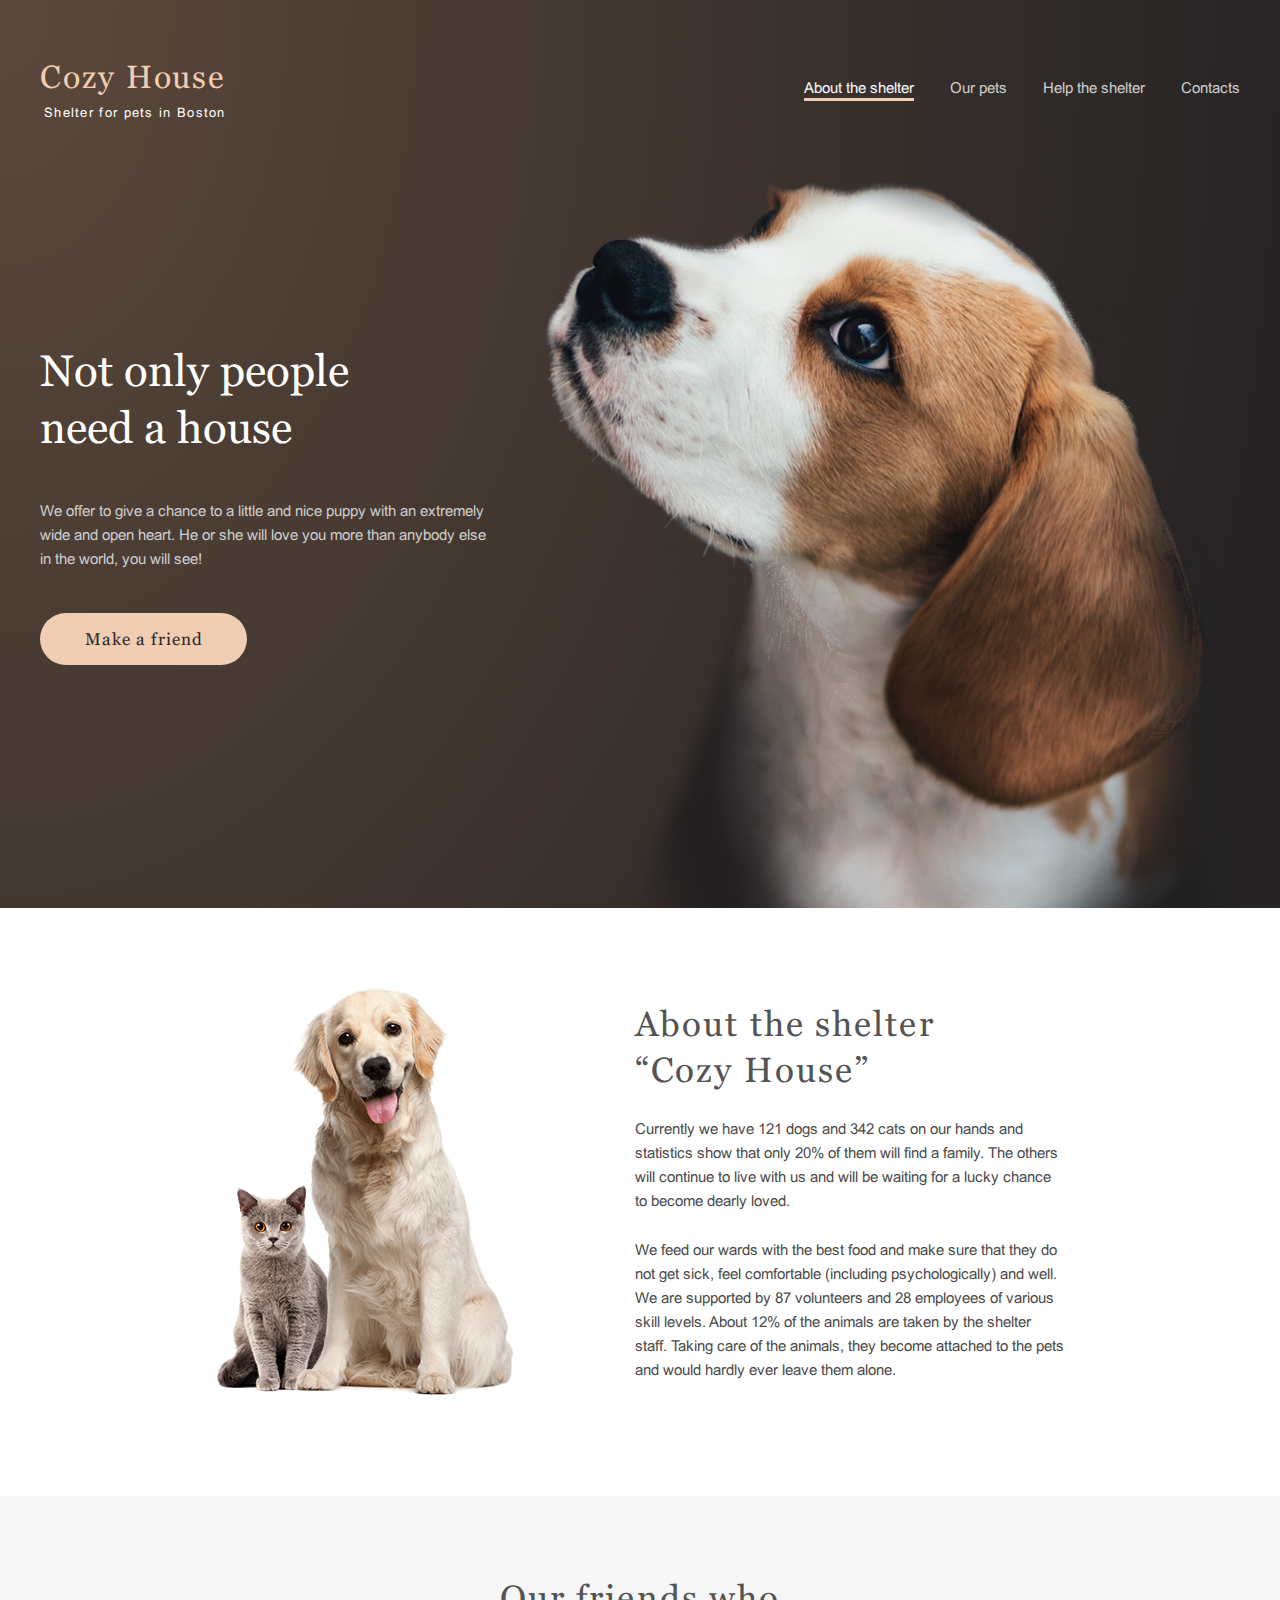
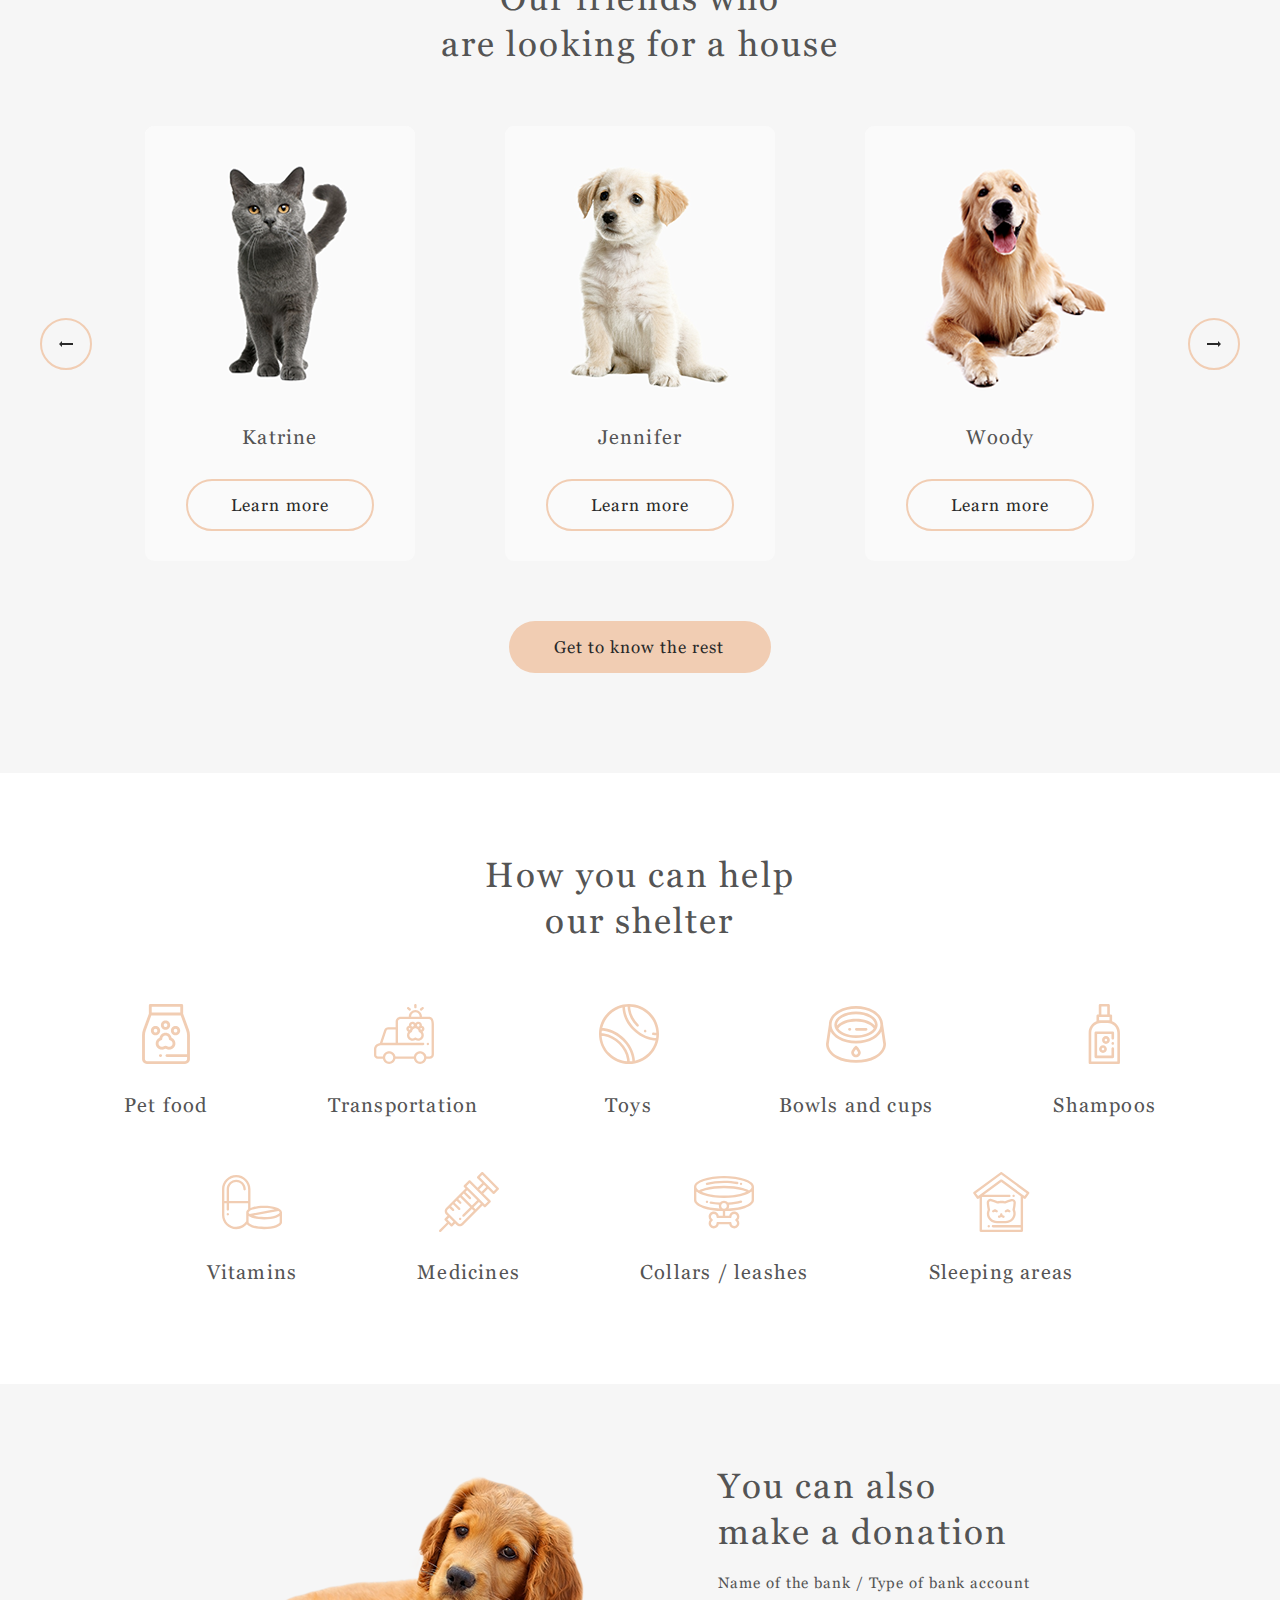
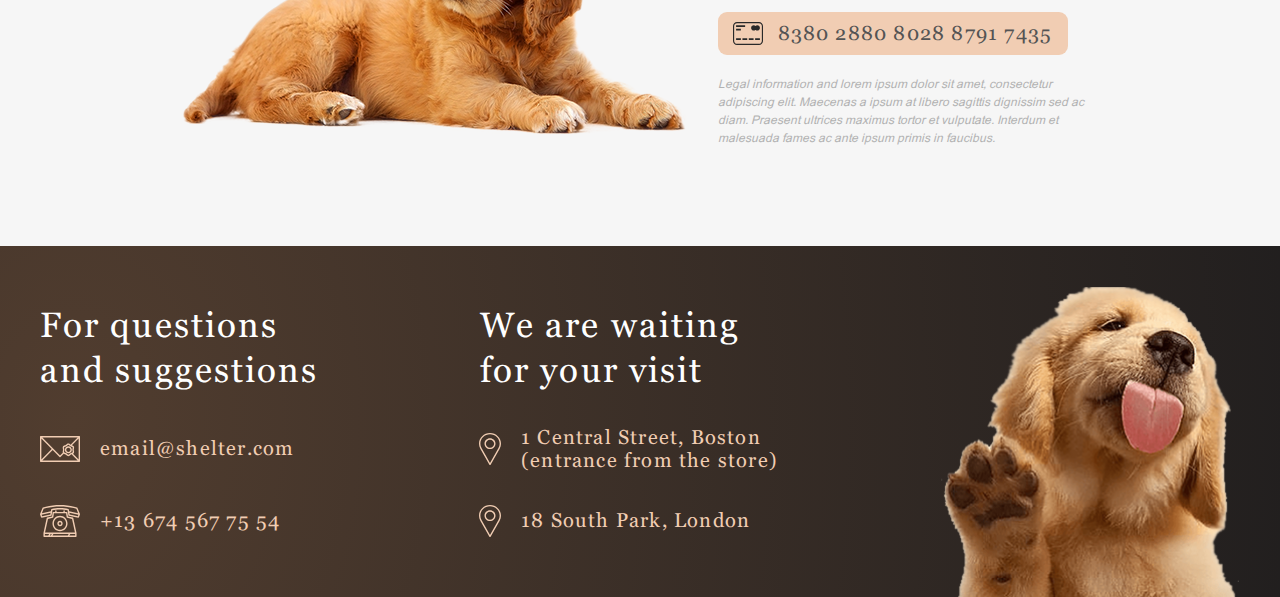
<file: pages/main/index.html>
<!DOCTYPE html>
<html lang="en">
<head>
    <meta charset="UTF-8">
    <meta http-equiv="X-UA-Compatible" content="IE=edge">
    <meta name="viewport" content="width=device-width, initial-scale=1.0">
    <title>Shelter</title>
    <link rel="stylesheet" href="./normalize.css">
    <link rel="stylesheet" href="./style.css">
    <link rel = "icon" href = "https://i.guim.co.uk/img/media/03734ee186eba543fb3d0e35db2a90a14a5d79e3/0_173_5200_3120/master/5200.jpg?width=1200&height=900&quality=85&auto=format&fit=crop&s=9c30ed97ea8731f3e2a155467201afe3" type = "image/x-icon">
</head>
<body>
    <div class="fone"></div>
    <header class="header">
            <div class="header-container">
                <div class="header-left">
                    <h1 class="logo">Cozy House</h1>
                    <span class="logo__subtitle">Shelter for pets in Boston</span>
                </div>
                <div class="header-right">
                    <nav class="nav">
                        <ul class="menu">
                            <li class="menu__logo">
                                <h1 class="logo">Cozy House</h1>
                                <span class="logo__subtitle">Shelter for pets in Boston</span>
                            </li>
                            <li class="menu__item">
                                <a href="#" class="menu__item-link menu__item-link_active">About the shelter</a>
                            </li>
                            <li class="menu__item">
                                <a href="../pets/index.html" class="menu__item-link">Our pets</a>
                            </li>
                            <li class="menu__item">
                                <a href="#help" class="menu__item-link">Help the shelter</a>
                            </li>
                            <li class="menu__item">
                                <a href="#contacts" class="menu__item-link">Contacts</a>
                            </li>
                        </ul>
                    </nav>
                </div>
                <div class="burger-menu">
                    <span class="burger__line"></span>
                    <span class="burger__line"></span>
                    <span class="burger__line"></span>
                </div>
            </div>
    </header>
    <main class="main">
        <section class="not-only">
            <div class="container">
                <div class="not-only-container">
                    <div class="not-only__content">
                        <h2 class="not-only__title">Not only people need a house</h2>
                        <p class="not-only__text">We offer to give a chance to a little and nice puppy with an extremely wide and open heart. He or she will love you more than anybody else in the world, you will see!</p>
                        <a href="#our-friends" class="btn not-only__btn">Make a friend</a>
                    </div>
                    <div class="not-only__img">
                        <img src="../../assets/images/start-screen-puppy.png" alt="puppy" class="not-only__pic">
                    </div>
                </div>
            </div>
        </section>
        <section class="about">
            <div class="container">
                <div class="about-container">
                    <div class="about-img">
                        <img src="../../assets/images/about-pets.png" alt="pets" class="about__pic">
                    </div>
                    <div class="about__content">
                        <h2 class="about__title section-title">About the shelter “Cozy House”</h2>
                        <p class="about__text">Currently we have 121 dogs and 342 cats on our hands and statistics show that only 20% of them will find a family. The others will continue to live with us and will be waiting for a lucky chance to become dearly loved.</p>
                        <p class="about__text">We feed our wards with the best food and make sure that they do not get sick, feel comfortable (including psychologically) and well. We are supported by 87 volunteers and 28 employees of various skill levels. About 12% of the animals are taken by the shelter staff. Taking care of the animals, they become attached to the pets and would hardly ever leave them alone.</p>
                    </div>
                </div>
            </div>
        </section>
        <section class="our-friends" id="our-friends">
            <div class="container">
                <h2 class="section-title our-friends__title">Our friends who <br> are looking for a house</h2>
                <div class="our-friends__container">
                    <div class="our-friends__slider">
                        <div class="slider__slide" id="item-left">
                            <div class="our-friends__item" data-index="3">
                                <img src="../../assets/images/pets-scarlet.png" alt="dog" class="our-friends__img">
                                <h3 class="our-friends__name">Scarlett</h3>
                                <a href="#" class="our-firnds__more">Learn more</a>
                            </div>
                            <div class="our-friends__item" data-index="5">
                                <img src="../../assets/images/pets-timmy.png" alt="cat" class="our-friends__img">
                                <h3 class="our-friends__name">Timmy</h3>
                                <a href="#" class="our-firnds__more">Learn more</a>
                            </div>
                            <div class="our-friends__item" data-index="6">
                                <img src="../../assets/images/pets-freddie.png" alt="cat" class="our-friends__img">
                                <h3 class="our-friends__name">Freddie</h3>
                                <a href="#" class="our-firnds__more">Learn more</a>
                            </div>
                        </div>
                        <div class="slider__slide" id="item-active">
                            <div class="our-friends__item">
                                <img src="../../assets/images/pets-katrine.png" alt="cat" class="our-friends__img">
                                <h3 class="our-friends__name">Katrine</h3>
                                <a href="#" class="our-firnds__more">Learn more</a>
                            </div>
                            <div class="our-friends__item">
                                <img src="../../assets/images/pets-jennifer.png" alt="dog" class="our-friends__img">
                                <h3 class="our-friends__name">Jennifer</h3>
                                <a href="#" class="our-firnds__more">Learn more</a>
                            </div>
                            <div class="our-friends__item">
                                <img src="../../assets/images/pets-woody.png" alt="dog" class="our-friends__img">
                                <h3 class="our-friends__name">Woody</h3>
                                <a href="#" class="our-firnds__more">Learn more</a>
                            </div>
                        </div>
                        <div class="slider__slide" id="item-right">
                            <div class="our-friends__item" data-index="1">
                                <img src="../../assets/images/pets-sophia.png" alt="dog" class="our-friends__img">
                                <h3 class="our-friends__name">Sophia</h3>
                                <a href="#" class="our-firnds__more">Learn more</a>
                            </div>
                            <div class="our-friends__item" data-index="7">
                                <img src="../../assets/images/pets-charly.png" alt="cat" class="our-friends__img">
                                <h3 class="our-friends__name">Charly</h3>
                                <a href="#" class="our-firnds__more">Learn more</a>
                            </div>
                            <div class="our-friends__item" data-index="3">
                                <img src="../../assets/images/pets-scarlet.png" alt="dog" class="our-friends__img">
                                <h3 class="our-friends__name">Scarlett</h3>
                                <a href="#" class="our-firnds__more">Learn more</a>
                            </div>
                        </div>
                    </div>
                </div>
                
                <button class="slider__btn prev">
                    <img src="../../assets/icons/Arrow.svg" alt="arrow">
                </button>
                <button class="slider__btn next">
                    <img src="../../assets/icons/Arrow.svg" alt="arrow">
                </button>
                <a href="../pets/index.html" class="our-friends__get btn">Get to know the rest</a>
            </div>
        </section>
        <section class="help" id="help">
            <div class="container">
                <h2 class="section-title help__title">How you can help <br> our shelter</h2>
                <div class="help-container">
                    <div class="help-item">
                        <img src="../../assets/icons/icon-pet-food.svg" alt="Pet food" class="help__img">
                        <h4 class="help-item__title">Pet food</h4>
                    </div>
                    <div class="help-item">
                        <img src="../../assets/icons/icon-transportation.svg" alt="Transportation" class="help__img">
                        <h4 class="help-item__title">Transportation</h4>
                    </div>
                    <div class="help-item">
                        <img src="../../assets/icons/icon-toys.svg" alt="Toys" class="help__img">
                        <h4 class="help-item__title">Toys</h4>
                    </div>
                    <div class="help-item">
                        <img src="../../assets/icons/icon-bowls-and-cups.svg" alt="Bowls and cups" class="help__img">
                        <h4 class="help-item__title">Bowls and cups</h4>
                    </div>
                    <div class="help-item">
                        <img src="../../assets/icons/icon-shampoos.svg" alt="Shampoos" class="help__img">
                        <h4 class="help-item__title">Shampoos</h4>
                    </div>
                    <div class="help-item">
                        <img src="../../assets/icons/icon-vitamins.svg" alt="Vitamins" class="help__img">
                        <h4 class="help-item__title">Vitamins</h4>
                    </div>
                    <div class="help-item">
                        <img src="../../assets/icons/icon-medicines.svg" alt="Medicines" class="help__img">
                        <h4 class="help-item__title">Medicines</h4>
                    </div>
                    <div class="help-item">
                        <img src="../../assets/icons/icon-collars-leashes.svg" alt="Collars / leashes" class="help__img">
                        <h4 class="help-item__title">Collars / leashes</h4>
                    </div>
                    <div class="help-item">
                        <img src="../../assets/icons/icon-sleeping-area.svg" alt="Sleeping areas" class="help__img">
                        <h4 class="help-item__title">Sleeping areas</h4>
                    </div>
                </div>
            </div>
        </section>
        <section class="addition">
            <div class="container">
                <div class="addition-container">
                    <img src="../../assets/images/donation-dog.png" alt="dog" class="addition__img">
                    <div class="addition-content">
                        <h2 class="section-title addition__title">You can also make a donation</h2>
                        <p class="card__text">Name of the bank / Type of bank account</p>
                        <a href="#1" class="card__info">
                            <img src="../../assets/icons/credit-card.svg" alt="card" class="card__img">
                            <div class="card__number">8380 2880 8028 8791 7435</div>
                        </a>
                        <p class="addition__more">Legal information and lorem ipsum dolor sit amet, consectetur adipiscing elit. Maecenas a ipsum at libero sagittis dignissim sed ac diam. Praesent ultrices maximus tortor et vulputate. Interdum et malesuada fames ac ante ipsum primis in faucibus.</p>
                    </div>
                </div>
            </div>
        </section>

        <div class="modal">
            <div class="modal-container">
                <div class="modal__img">
                    <img src="../../assets/images/pets-jennifer.png" alt="Jennifer" class="modal__pic">
                </div>
                <div class="modal-content">
                    <h3 class="modal__title">Jennifer</h3>
                    <h4 class="modal__subtitle"><span class="animal__type">Dog</span> - <span class="animal__breed">Labrador</span></h4>
                    <p class="modal__text">Jennifer is a sweet 2 months old Labrador that is patiently waiting to find a new forever home. This girl really enjoys being able to go outside to run and play, but won't hesitate to play up a storm in the house if she has all of her favorite toys.</p>
                    <ul class="modal-list">
                        <li class="modal__item">
                            Age: <span class="modal__age">2 months</span>
                        </li>
                        <li class="modal__item">
                            Inoculations: <span class="modal__inoculations">none</span>
                        </li>
                        <li class="modal__item">
                            Diseases: <span class="modal__diseases">none</span>
                        </li>
                        <li class="modal__item">
                            Parasites: <span class="modal__parasites">none</span>
                        </li>
                    </ul>
                </div>
                <button class="modal__close">
                    <img src="../../assets/icons/close-btn.svg" alt="close">
                </button>
            </div>
        </div>
    </main>
    <footer class="footer" id="contacts">
        <div class="container">
            <div class="footer-container">
                <div class="footer-item">
                    <h3 class="footer__title">For questions and suggestions</h3>
                    <a href="mailto: email@shelter.com" class="footer-item__inner">
                        <img src="../../assets/icons/icon-email.svg" alt="mail" class="footer-item__img">
                        <p class="footer__text">email@shelter.com</p>
                    </a>
                    <a href="tel: +13 674 567 75 54" class="footer-item__inner">
                        <img src="../../assets/icons/icon-phone.svg" alt="phone" class="footer-item__img">
                        <p class="footer__text">+13 674 567 75 54</p>
                    </a>
                </div>
                <div class="footer-item footer__title_lt">
                    <h3 class="footer__title">We are waiting for your visit</h3>
                    <a target="_blank" href="https://www.google.ru/maps/place/%D0%9C%D1%83%D0%B7%D0%B5%D0%B9+%D0%B8%D0%B7%D1%8F%D1%89%D0%BD%D1%8B%D1%85+%D0%B8%D1%81%D0%BA%D1%83%D1%81%D1%81%D1%82%D0%B2/@42.3417684,-71.0820407,13.5z/data=!4m13!1m7!3m6!1s0x89e3652d0d3d311b:0x787cbf240162e8a0!2z0JHQvtGB0YLQvtC9LCDQnNCw0YHRgdCw0YfRg9GB0LXRgtGBLCDQodCo0JA!3b1!8m2!3d42.3600825!4d-71.0588801!3m4!1s0x89e37a0de7e77a4b:0x2f033fd6c495d564!8m2!3d42.339381!4d-71.094048" class="footer-item__inner">
                        <img src="../../assets/icons/icon-marker.svg" alt="location" class="footer-item__img">
                        <p class="footer__text">1 Central Street, Boston (entrance from the store)</p>
                    </a>
                    <a target="_blank" href="https://www.google.ru/maps/place/%D0%91%D0%BE%D1%81%D1%82%D0%BE%D0%BD,+%D0%9C%D0%B0%D1%81%D1%81%D0%B0%D1%87%D1%83%D1%81%D0%B5%D1%82%D1%81,+%D0%A1%D0%A8%D0%90/@41.8158476,-71.3948514,13.5z/data=!4m5!3m4!1s0x89e3652d0d3d311b:0x787cbf240162e8a0!8m2!3d42.3600825!4d-71.0588801" class="footer-item__inner">    
                        <img src="../../assets/icons/icon-marker.svg" alt="location" class="footer-item__img">
                        <p class="footer__text">18 South Park, London </p>
                    </a>
                </div>
                <img src="../../assets/images/footer-puppy.png" alt="puppy" class="footer__img">
            </div>
        </div>
    </footer>
    <script src="./slider.js"></script>
    <script src="./script.js"></script>
</body>
</html>
</file>
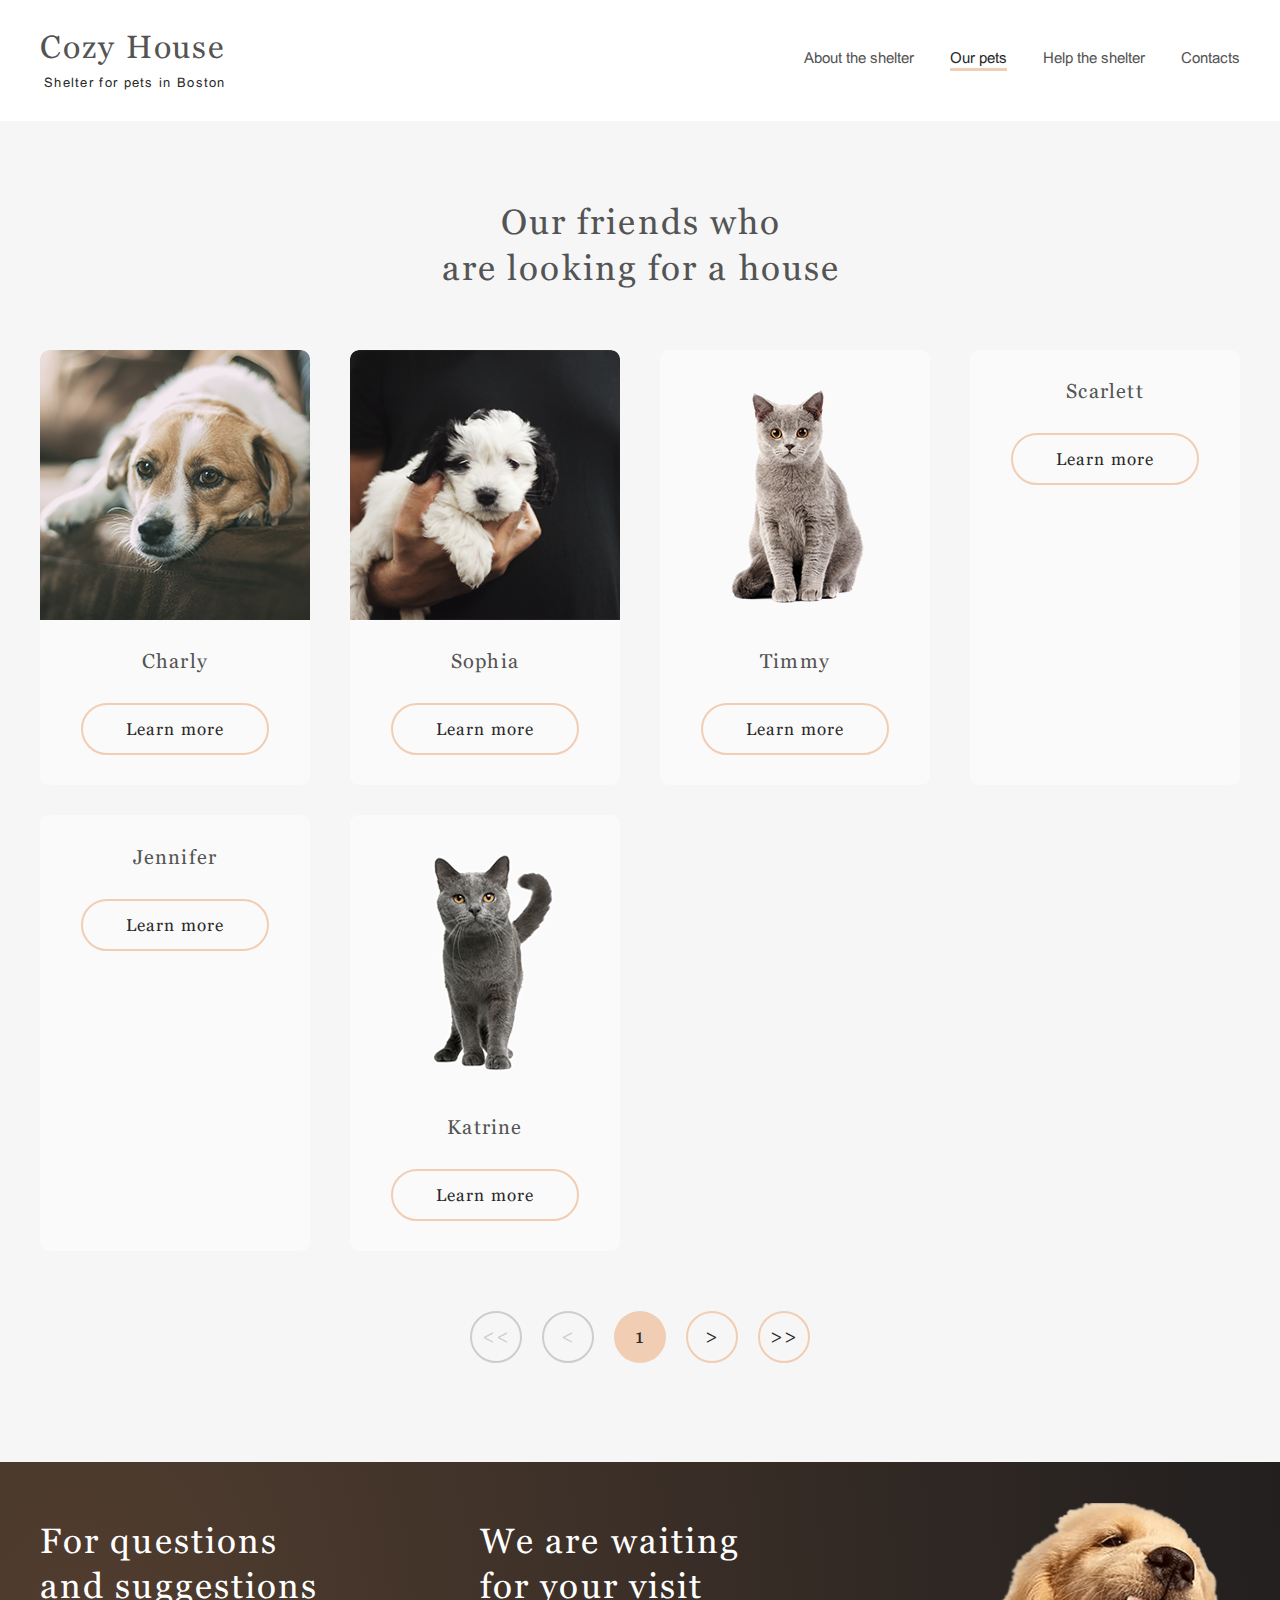
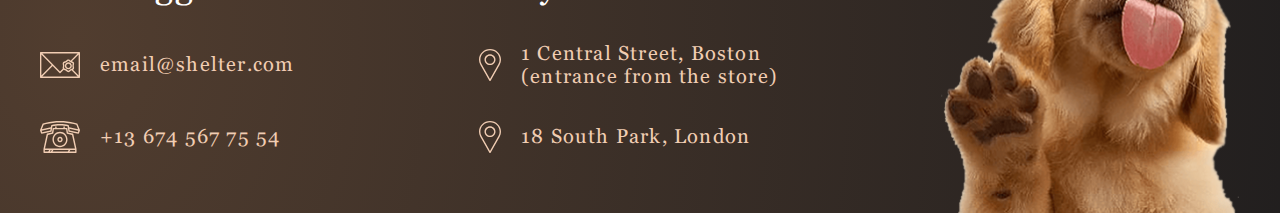
<file: pages/pets/index.html>
<!DOCTYPE html>
<html lang="en">
<head>
    <meta charset="UTF-8">
    <meta http-equiv="X-UA-Compatible" content="IE=edge">
    <meta name="viewport" content="width=device-width, initial-scale=1.0">
    <title>Our Pets</title>
    <link rel="stylesheet" href="./normalize.css">
    <link rel="stylesheet" href="./style.css">
    <link rel = "icon" href = "https://i.guim.co.uk/img/media/03734ee186eba543fb3d0e35db2a90a14a5d79e3/0_173_5200_3120/master/5200.jpg?width=1200&height=900&quality=85&auto=format&fit=crop&s=9c30ed97ea8731f3e2a155467201afe3" type = "image/x-icon">
</head>
<body>
    <div class="fone"></div>
    <header class="header ">
        <div class="container">
            <div class="header-container">
                <div class="header-left">
                    <a href="../main/index.html" class="logo__link">
                        <h1 class="logo">Cozy House</h1>
                        <span class="logo__subtitle">Shelter for pets in Boston</span>
                    </a>
                </div>
                <div class="header-right">
                    <nav class="nav">
                        <ul class="menu">
                            <li class="menu__logo">
                                <a href="../main/index.html" class="logo__link">
                                    <h1 class="logo">Cozy House</h1>
                                    <span class="logo__subtitle">Shelter for pets in Boston</span>
                                </a>
                            </li>
                            <li class="menu__item">
                                <a href="../main/index.html" class="menu__item-link">About the shelter</a>
                            </li>
                            <li class="menu__item">
                                <a href="#" class="menu__item-link menu__item-link_active">Our pets</a>
                            </li>
                            <li class="menu__item">
                                <a href="../main/index.html#help" class="menu__item-link">Help the shelter</a>
                            </li>
                            <li class="menu__item">
                                <a href="#contacts" class="menu__item-link">Contacts</a>
                            </li>
                        </ul>
                    </nav>
                </div>
                <div class="burger-menu">
                    <span class="burger__line"></span>
                    <span class="burger__line"></span>
                    <span class="burger__line"></span>
                </div>
            </div>
        </div>
    </header>
    <main class="main">
        <section class="our-friends">
            <div class="container">
                <h2 class="our-friends__title">Our friends who <br> are looking for a house</h2>
                <div class="our-friends__container">
                    
                </div>
                <div class="page-pagination">
                    <button class="pag__btn btn_disabled" id="btn-first">&lt&lt</button>
                    <button class="pag__btn btn_disabled" id="btn-prev">&lt</button>
                    <button class="pag__btn btn_active" id="btn-active">1</button>
                    <button class="pag__btn btn_abled" id="btn-next">&gt</button>
                    <button class="pag__btn btn_abled" id="btn-last">&gt&gt</button>
                </div>
            </div>
        </section>
        <!-- <div class="modal">
            <div class="modal-container">
                <div class="modal__img">
                    <img src="../../assets/images/pets-jennifer.png" alt="Jennifer" class="modal__pic">
                </div>
                <div class="modal-content">
                    <h3 class="modal__title">Jennifer</h3>
                    <h4 class="modal__subtitle"><span class="animal__type">Dog</span> - <span class="animal__breed">Labrador</span></h4>
                    <p class="modal__text">Jennifer is a sweet 2 months old Labrador that is patiently waiting to find a new forever home. This girl really enjoys being able to go outside to run and play, but won't hesitate to play up a storm in the house if she has all of her favorite toys.</p>
                    <ul class="modal-list">
                        <li class="modal__item">
                            Age: <span class="modal__age">2 months</span>
                        </li>
                        <li class="modal__item">
                            Inoculations: <span class="modal__inoculations">none</span>
                        </li>
                        <li class="modal__item">
                            Diseases: <span class="modal__diseases">none</span>
                        </li>
                        <li class="modal__item">
                            Parasites: <span class="modal__parasites">none</span>
                        </li>
                    </ul>
                </div>
                <button class="modal__close">
                    <img src="../../assets/icons/close-btn.svg" alt="close">
                </button>
            </div>
        </div> -->
    </main>
    <footer class="footer" id="contacts">
        <div class="container">
            <div class="footer-container">
                <div class="footer-item">
                    <h3 class="footer__title">For questions and suggestions</h3>
                    <a href="mailto: email@shelter.com" class="footer-item__inner">
                        <img src="../../assets/icons/icon-email.svg" alt="mail" class="footer-item__img">
                        <p class="footer__text">email@shelter.com</p>
                    </a>
                    <a href="tel: +13 674 567 75 54" class="footer-item__inner">
                        <img src="../../assets/icons/icon-phone.svg" alt="phone" class="footer-item__img">
                        <p class="footer__text">+13 674 567 75 54</p>
                    </a>
                </div>
                <div class="footer-item footer__title_lt">
                    <h3 class="footer__title">We are waiting for your visit</h3>
                    <a target="_blank" href="https://www.google.ru/maps/place/%D0%9C%D1%83%D0%B7%D0%B5%D0%B9+%D0%B8%D0%B7%D1%8F%D1%89%D0%BD%D1%8B%D1%85+%D0%B8%D1%81%D0%BA%D1%83%D1%81%D1%81%D1%82%D0%B2/@42.3417684,-71.0820407,13.5z/data=!4m13!1m7!3m6!1s0x89e3652d0d3d311b:0x787cbf240162e8a0!2z0JHQvtGB0YLQvtC9LCDQnNCw0YHRgdCw0YfRg9GB0LXRgtGBLCDQodCo0JA!3b1!8m2!3d42.3600825!4d-71.0588801!3m4!1s0x89e37a0de7e77a4b:0x2f033fd6c495d564!8m2!3d42.339381!4d-71.094048" class="footer-item__inner">
                        <img src="../../assets/icons/icon-marker.svg" alt="location" class="footer-item__img">
                        <p class="footer__text">1 Central Street, Boston (entrance from the store)</p>
                    </a>
                    <a target="_blank" href="https://www.google.ru/maps/place/%D0%91%D0%BE%D1%81%D1%82%D0%BE%D0%BD,+%D0%9C%D0%B0%D1%81%D1%81%D0%B0%D1%87%D1%83%D1%81%D0%B5%D1%82%D1%81,+%D0%A1%D0%A8%D0%90/@41.8158476,-71.3948514,13.5z/data=!4m5!3m4!1s0x89e3652d0d3d311b:0x787cbf240162e8a0!8m2!3d42.3600825!4d-71.0588801" class="footer-item__inner">    
                        <img src="../../assets/icons/icon-marker.svg" alt="location" class="footer-item__img">
                        <p class="footer__text">18 South Park, London </p>
                    </a>
                </div>
                <img src="../../assets/images/footer-puppy.png" alt="puppy" class="footer__img">
            </div>
        </div>
    </footer>
    <script src="./pets.js"></script>
    <script src="./pagination.js"></script>
    <script src="./scripts.js"></script>

</body>
</html>
</file>
<file: pages/main/style.css>
/* fonts */

@font-face {
    font-family: 'Arial';
    font-style: normal;
    font-weight: 400;
    src: local(''),
        url('../../assets/fonts/arial.woff') format('woff'); /* Chrome 6+, Firefox 3.6+, IE 9+, Safari 5.1+ */
}

@font-face {
    font-family: 'Georgia';
    font-style: normal;
    font-weight: 400;
    src: local(''),
        url('../../assets/fonts/Georgia\ Regular\ font.woff') format('woff'); /* Chrome 6+, Firefox 3.6+, IE 9+, Safari 5.1+ */
}

@font-face {
    font-family: 'Georgia';
    font-style: normal;
    font-weight: 700;
    src: local(''),
        url('../../assets/fonts/georgia\ bold.woff') format('woff'); /* Chrome 6+, Firefox 3.6+, IE 9+, Safari 5.1+ */
}

@font-face {
    font-family: 'Georgia';
    font-style: italic;
    font-weight: 400;
    src: local(''),
        url('../../assets/fonts/georgia\ italic.woff') format('woff'); /* Chrome 6+, Firefox 3.6+, IE 9+, Safari 5.1+ */
}

/* general styles start */

*, *::before,*::after{
    box-sizing: border-box;
}

html{
    scroll-behavior: smooth;
}

.container, .header-container{
    max-width: 1280px;
    padding: 0 40px;
    margin: 0 auto;
}

body{
    position: relative;
    font-family: 'Georgia';
    font-weight: 400;
}

.body_inactive{
    overflow-y: hidden;
}

.dark-bg{
    position: fixed;
    top: 0;
    left: 0;
    width: 100vw;
    height: 100vh;
    z-index: 2;
    background-color: rgba(0, 0, 0, 0.5);
}

.btn{
    display: inline-block;
    padding: 15px 44px 15px 45px;
    border: none;
    background: #F1CDB3;
    border-radius: 100px;
    font-size: 17px;
    line-height: 130%;
    letter-spacing: 0.06em;
    color: #292929;
    cursor: pointer;
    text-decoration: none;
    transition: 0.3s;
}

.btn:hover{
    background: #FDDCC4;
}

.section-title{
    text-align: center;
    font-weight: 400;
    font-size: 35px;
    line-height: 130%;
    letter-spacing: 0.06em;
    color: #545454;
}

/* general styles end */

/* header styles start */

.header{
    position: absolute;
    width: 100%;
    top: 0;
    left: 0;
    padding: 60px 0;
}

.header-container{
    display: flex;
    justify-content: space-between;
    align-items: center;
}

.logo{
    font-weight: 400;
    font-size: 32px;
    line-height: 110%;
    letter-spacing: 0.06em;
    color: #F1CDB3;
    margin: 0 0 8px 0;
}

.logo__subtitle{
    font-family: 'Arial';
    padding-left: 4px;
    font-size: 13px;
    line-height: 15px;
    letter-spacing: 0.1em;
    color: #FFFFFF;
}

.menu {
    display: flex;
    align-items: center;
    list-style: none;
    padding: 0;
    margin-top: 10px;
}

.menu__logo{
    display: none;
}

.menu__item {
    margin-left: 36px;
}

.menu__item-link {
    text-decoration: none;
    font-family: 'Arial';
    font-size: 15px;
    line-height: 160%;
    color: #CDCDCD;
    transition: 0.3s;
}

.menu__item-link:hover {
    color: #FFFFFF;
}

.menu__item-link_active{
    color: #FAFAFA;
    text-decoration: underline;
    text-underline-offset: 5px;
    text-decoration-color: #F1CDB3;
    text-decoration-thickness: 3px;
}

.burger-menu {
    display: none;
    position: relative;
    z-index: 999;
    cursor: pointer;
    transition: 0.3s;
}

.burger-menu_active{
    transform: rotate(90deg);
}

.burger__line {
    display: block;
    width: 30px;
    height: 2px;
    background-color: #F1CDB3;
    margin-bottom: 8px;
}

.burger__line:last-child{
    margin-right: 0;
}

/* header styles end */

/* not-only styles start */
.not-only {
    padding-top: 180px;
    background: radial-gradient(100% 215.42% at 0% 0%, #5B483A 0%, #262425 100%) , #211F20;;
}   

.not-only-container {
    display: flex;
    justify-content: space-between;
    align-items: center;
}

.not-only__content{
    margin: -80px 0 0 0;
}

.not-only__title {
    font-size: 44px;
    line-height: 130%;
    font-weight: 400;
    color: #FFFFFF;
    max-width: 310px;
    margin: 0 0 42px 0;
}

.not-only__text {
    max-width: 460px;
    font-family: 'Arial';
    font-size: 15px;
    line-height: 160%;
    color: #CDCDCD;
    margin: 0 0 42px 0;
}

.not-only__img{
    max-height: 728px;
}

.not-only__pic{
    width: 100%;
    height: 100%;
}

/* not-only styles end */

/* about styles start */

.about{
    padding: 80px 0 96px;
}

.about-container {
    display: flex;
    align-items: center
}

.about-img{
    width: 50%;
    text-align: center;
}

.about__pic{
    margin-left: 50px;
}

.about__content {
    max-width: 430px;
    margin: -4px 0 0 -5px
}

.about__title {
    max-width: 370px;
    text-align: left;
    margin: 0 0 24px 0;
}

.about__text {
    font-family: 'Arial';
    font-weight: 400;
    font-size: 15px;
    line-height: 160%;
    color: #4C4C4C;
    margin: 0 0 25px 0;
}

.about__text:last-child{
    margin-bottom: 0;
}

/* about styles end */

/* our-friends styles start */

.our-friends{
    padding: 80px 0 100px;
    background: #F6F6F6;
}

.our-friends .container{
    position: relative;
}

.our-friends__title{
    max-width: 400px;
    margin: 0 auto 59px;
}



.our-friends__container {
    width: 990px;
    overflow: hidden;
    margin: 0 auto 60px;
}

.our-friends__slider {
    display: flex;
    position: relative;
    left: -1080px;
}

.our-friends__slider::-webkit-scrollbar{
    display: none;
}

.slider__slide{
    display: flex;
    height: 435px;
}



.our-friends__item {
    width: 270px;
    height: 435px;
    position: relative;
    left: 0;
    background-color: #FAFAFA;
    text-align: center;
    border-radius: 9px;
    overflow: hidden;
    transition: 0.4s;
    margin-right: 90px;
}

.our-friends__item:hover{
    background-color: #FFFFFF;
    box-shadow: 0px 2px 35px 14px rgba(13, 13, 13, 0.04);
    cursor: pointer;
}

.our-friends__item:hover .our-firnds__more{
    background-color: #FDDCC4;
    border: 2px solid #FDDCC4;
}

.our-friends__img {
    display: inline-block;
    width: 100%;
    margin-bottom: 25px;
}
.our-friends__name {
    font-weight: 400;
    font-size: 20px;
    line-height: 23px;
    letter-spacing: 0.06em;
    color: #545454;
    margin: 0 0 30px 0;
}
.our-firnds__more {
    display: inline-block;
    text-decoration: none;
    padding: 13px 43px;
    margin-bottom: 30px;
    border: 2px solid #F1CDB3;
    border-radius: 100px;
    font-weight: 400;
    font-size: 17px;
    line-height: 130%;
    letter-spacing: 0.06em;
    color: #292929;
    transition: 0.3s;
}

.slider__btn {
    position: absolute;
    top: 342px;
    width: 52px;
    height: 52px;
    display: flex;
    justify-content: center;
    align-items: center;
    border-radius: 50%;
    background: #F6F6F6;
    border: 2px solid #F1CDB3;
    cursor: pointer;
    transition: 0.3s;
}
.slider__btn:hover{
    background: #FDDCC4;
    border: 2px solid #FDDCC4;
}
.prev {
    left: 40px;
}
.next{
    right: 40px;
}
.next img{
    transform: rotate(180deg);
}

.our-friends__get {
    display: block;
    width: 262px;
    margin: 0 auto;
}

@keyframes move-right {
    from {left: -1080px;}
    to {left: -2160px;}
  }
  
  .transition-right {
    animation-name: move-right;
    animation-duration: 2s;
  }
  
  @keyframes move-left {
    from {left: -1080px;}
    to {left: 0px;}
  }
  
  .transition-left {
    animation-name: move-left;
    animation-duration: 2s;
  }

/* our-friends styles end */

/* help styles start */

.help{
    padding: 80px 0 45px;
}

.help__title{
    margin: 0 0 60px;
}

.help-container {
    display: flex;
    justify-content: center;
    align-items: center;
    flex-wrap: wrap;
}
.help-item {
    margin-right: 120px;
    text-align: center;
}
.help-item:nth-child(5), .help-item:last-child{
    margin-right: 0;
}
.help__img {
    display: inline-block;
    margin-bottom: 25px;
}
.help-item__title {
    font-weight: 400;
    font-size: 20px;
    line-height: 115%;
    letter-spacing: 0.06em;
    color: #545454;
    margin: 0 0 55px 0;
}

/* help styles end */

/* addition styles start */

.addition{
    padding: 80px 0 99px;
    background: #F6F6F6;
}

.addition-container {
    display: flex;
    align-items: center;
    justify-content: center;
}

.addition-content {
    max-width: 380px;
    margin-left: 30px;
}

.addition__title {
    text-align: left;
    max-width: 300px;
    margin: 0 0 20px;
}
.card__text {
    font-weight: 400;
    font-size: 15px;
    line-height: 110%;
    letter-spacing: 0.06em;
    color: #545454;
    margin: 0 0 20px;
}
.card__info{
    display: flex;
    max-width: 350px;
    padding: 10px 15px;
    background: #F1CDB3;
    border-radius: 9px;
    text-decoration: none;
    font-weight: 400;
    font-size: 20px;
    line-height: 115%;
    letter-spacing: 0.06em;
    color: #545454;
    margin-bottom: 20px;
    transition: 0.3s;
}
.card__info:hover{
    background: #FDDCC4;
}
.card__img {
    margin-right: 15px;
}

.addition__more {
    font-family: 'Arial';
    font-style: italic;
    font-weight: 400;
    font-size: 12px;
    line-height: 18px;
    color: #B2B2B2;
    margin: 0;
}

/* addition styles end */

/* footer styles start */

.footer {
    padding: 41px 0 0;
    background:  radial-gradient(110.67% 538.64% at 5.73% 50%, #513D2F 0%, #1A1A1C 100%) , #211F20;
}

.footer-container {
    display: flex;
    justify-content: space-between;
    flex-wrap: wrap;
}

.footer__title {
    max-width: 280px;
    font-weight: 400;
    font-size: 35px;
    line-height: 130%;
    letter-spacing: 0.06em;
    color: #FFFFFF;
    margin: 16px 0 39px;
}

.footer-item{
    max-width: 300px;
    margin-right: 160px;
}

.footer-item:nth-child(2) .footer-item__inner{
    margin-top: -7px;
    margin-left: -1px;

}

.footer-item__inner{
    display: flex;
    margin: 0 0 40px;
    align-items: center;
    text-decoration: none;
}
.footer__text {
    max-width: 320px;
    font-weight: 400;
    font-size: 20px;
    line-height: 115%;
    letter-spacing: 0.06em;
    color: #F1CDB3;
    margin: 0 0 0 20px;
    transition: 0.3s;
}
.footer__text:hover{
    color: #e7b692;
}

.footer__img{
    display: block;
}

/* footer styles end */

/* modal styles start*/

.modal {
    font-family: 'Georgia';
    position: fixed;
    display: flex;
    justify-content: center;
    align-items: center;
    top: 0;
    left: 0;
    right: 0;
    bottom: 0;
    background: rgba(41, 41, 41, 0.6);
    z-index: 10;
    transform: scale(0);
    transition: 0.25s;
}
.modal-container {
    position: relative;
    max-width: 900px;
    height: 500px;
    background: #FAFAFA;
    border-radius: 9px;
    display: flex;
    box-shadow: 0px 2px 35px 14px rgba(13, 13, 13, 0.04);
}
.modal__img {
    width: 500px;
}
.modal__pic {
    width: 100%;
}
.modal-content {
    padding: 50px 20px 88px 30px;
    width: 400px;
}
.modal__title {
    font-size: 35px;
    line-height: 130%;
    letter-spacing: 0.06em;
    color: #000000;
    font-weight: 400;
    margin: 0 0 8px 0;
}
.modal__subtitle {
    font-weight: 400;
    font-size: 20px;
    line-height: 115%;
    letter-spacing: 0.06em;
    margin: 0 0 38px 0;
}
.modal__text {
    font-weight: 400;
    font-size: 15px;
    line-height: 115%;
    letter-spacing: 0.06em;
    margin: 0 0 40px 0;
}
.modal-list {
    list-style: none;
    padding: 0;
    margin: 0;
}
.modal__item {
    position: relative;
    font-weight: 700;
    font-size: 15px;
    line-height: 110%;
    letter-spacing: 0.06em;
    color: #000000;
    padding-left: 14px;
    margin-bottom: 11px;
}
.modal__item::before{
    content: '';
    position: absolute;
    left: 0;
    top: 7px;
    width: 4px;
    height: 4px;
    border-radius: 50%;
    background: #F1CDB3;
}
.modal__item span{
    font-weight: 400;
    font-size: 15px;
    line-height: 110%;
    letter-spacing: 0.06em;
    color: #000000; 
}
.modal__close {
    position: absolute;
    top: -52px;
    right: -42px;
    width: 52px;
    height: 52px;
    border: 2px solid #F1CDB3;
    border-radius: 100px;
    background-color: transparent;
    cursor: pointer;
    transition: 0.3s;
}

.modal__close:hover{
    border: 2px solid #FDDCC4;
    background-color: #FDDCC4;
}

/* modal styles end*/

@media (max-width: 1279px){
    /* header  */
    .header{
        padding: 30px 0;
    }
    
    .header-container{
        padding: 0 30px;
    }

    /* not-only */

    .not-only{
        padding-top: 150px;
    }

    .not-only .container{
        padding: 0 100px;
    }

    .not-only-container{
        flex-wrap: wrap;
    }

    .not-only__content{
        margin: 0 auto 100px;
    }

    .not-only__btn{
        display: block;
        width: 207px;
        margin: 0 auto;
    }

    .not-only__img{
        position: relative;
        right: -70px;
        max-width: 569px;
        max-height: 593px;
        margin-left: 51px;
    }

    /* about */
    .about{
        padding-bottom: 95px;
    }
    .about-container{
        flex-direction: column-reverse;
    }

    .about__content{
        margin: 0 0 80px 0;
    }

    .about__title{
        margin: 0 0 25px 0;
    }

    .about-img{
        position: relative;
        right: 28px;
    }

    /* our-friends */
    .our-friends{
        padding: 80px 0 100px;
        background: #F6F6F6;
    }
    
    .our-friends .container{
        position: relative;
    }
    
    .our-friends__title{
        max-width: 400px;
        margin: 0 auto 59px;
    }
    
    .our-friends__container {
        width: 580px;
    }
    
    .our-friends__slider {
        left: -930px;
    }
    
    .our-friends__item {
        margin-right: 40px;
    }

    .prev {
        left: 30px;
    }
    .next{
        right: 30px;
    }

    
    @keyframes move-right {
        from {left: -620px;}
        to {left: -1240px;}
      }
      
      .transition-right {
        animation-name: move-right;
        animation-duration: 2s;
      }
      
      @keyframes move-left {
        from {left: -620px;}
        to {left: 0px;}
      }
      
      .transition-left {
        animation-name: move-left;
        animation-duration: 2s;
      }

    /* help */

    .help-container{
        max-width: 630px;
        margin: 0 auto;
    }

    .help-item, .help-item:nth-child(5) {
        width: 170px;
        margin-right: 60px;
    }

    .help-item:nth-child(3n + 3){
        margin-right: 0;
    }

    /* addition */
    .addition-container{
        flex-direction: column-reverse;
    }

    .addition-content{
        margin-left: 0;
        margin-bottom: 59px;
    }

    .addition__title{
        max-width: 300px;
    }

    /* footer */

    .footer{
        padding: 32px 0 0;
    }

    .footer-container{
        justify-content: center;
    }

    .footer .container{
        padding: 0 64px;
        max-width: 1060px;
    }

    .footer-item{
        margin-bottom: 23px;
        margin-right: 0;
    }

    .footer-item:first-child{
        margin-right: 60px;
    }

    .footer__title{
        margin-top: 0;
    }
/* modal styles start */

    .modal-container {
        max-width: 630px;
        height: 350px;
    }
    .modal__img {
        width: 350px;
    }
    .modal-content {
        padding: 10px 9px 37px 10px;
        width: 280px;
    }
    .modal__title{
        margin-bottom: 10px;
    }

    .modal__subtitle {
        margin-bottom: 20px;
    }
    .modal__text {
        font-size: 13px;
        margin-bottom: 20px;
        line-height: 110%;
    }
    .modal__item {
        margin-bottom: 5px;
    }

    /* modal styles end */
    
}

@media (max-width: 1200px){
    .not-only__img{
        margin-left: 0;
    }
}

@media (max-width: 767px){

    .container{
        max-width: 320px;
        padding: 0 10px;
    }

    .section-title{
        font-size: 25px;
        text-align: center;
        letter-spacing: 0.06em;
    }

    /* header */
    .header-container{
        padding: 0 10px;
        margin-right: 43px;
    }

    .header-right{
        position: fixed;
        right: 0;
        top: 0;
        height: 100vh;
        transform: translateX(320px);
        background: #292929;
        width: 320px;
        z-index: 999;
        display: flex;
        align-items: center;
        justify-content: center;
        transition: 0.3s;
    }

    .header-right_active{
        transform: translateX(0);
    }

    .menu{
        flex-direction: column;
    }

    .menu__logo{
        position: absolute;
        top: 30px;
        left: 10px;
        display: block;
    }

    .menu__item{
        margin: 0 0 40px;
    }

    .menu__item-link{
        font-family: Arial, Helvetica, sans-serif;
        font-weight: 400;
        font-size: 32px;
        line-height: 160%;
        color: #CDCDCD;
    }

    .burger-menu{
        display: block;
        margin-top: 7px;
    }

    /* not-only */
    .not-only .container{
        padding: 0 10px;
    }

    .not-only__content{
        margin: 0 0 104px 0;
    }

    .not-only__title{
        max-width: 200px;
        font-size: 25px;
        text-align: center;
        margin: 0 auto 42px;
        letter-spacing: 0.06em;
    }

    .not-only__text{
        text-align: center;
    }

    .not-only__img{
        max-width: 260px;
        max-height: 272px;
        right: -40px;
    }

    /* about */
    .about{
        padding: 42px 0;
    }

    .about__content{
        margin: 0 0 41px 0;
    }

    .about__title{
        max-width: 240px;
        margin: 0 auto 25px;
    }

    .about__text{
        padding: 0 15px;
        text-align: justify;
        margin: 0 0 21px 0;
    }

    .about-img{
        width: 260px;
        height: 354px;
        right: 0;
    }

    .about__pic{
        width: 100%;
        height: 100%;
        margin: 0;
    }

    /* our-friends */
    .our-friends{
        padding: 42px 0;
    }

    .our-friends__title{
        margin-bottom: 41px;
    }

    .our-friends__container{
        width: 270px;
        margin: 0 auto 114px;
    }

    .our-friends__slider {
        left: -1080px;
        width: 270px;
    }
    
    .our-friends__item {
        margin-right: 0;
    }

    .slider__btn{
        top: 79.5%;
    }

    .prev {
        left: 68px;
    }
    .next{
        right: 68px;
    }

    @keyframes move-right {
        from {left: -270px;}
        to {left: -540px;}
      }
      
      .transition-right {
        animation-name: move-right;
        animation-duration: 2s;
      }
      
      @keyframes move-left {
        from {left: -270px;}
        to {left: 0px;}
      }
      
      .transition-left {
        animation-name: move-left;
        animation-duration: 2s;
      }


    /* help */
    .help{
        padding: 42px 0 13px;
    }

    .help .container{
        padding: 0 15px;
    }

    .help__title{
        margin: 0 0 40px;
    }

    .help-item, .help-item:nth-child(5){
        width: 130px;
        height: 87px;
        margin-bottom: 30px;
    }

    .help-item__title{
        font-size: 15px;
        line-height: 110%;
    }

    .help-item:nth-child(2n + 1){
        margin-right: 30px;
    }

    .help-item:nth-child(2n){
        margin-right: 0;
    }

    .help-item:last-child{
        margin-right: auto;
    }

    .help__img{
        width: 50px;
        height: 50px;
        margin-bottom: 17px;
    }

    /* addition */
    .addition{
        padding-top: 41px;
        padding-bottom: 42px;
    }

    .addition-content{
        margin-bottom: 42px;
    }

    .addition__title{
        max-width: 220px;
        margin: 0 auto 20px;
    }

    .card__text{
        text-align: center;
        font-size: 15px;
        line-height: 160%;
        letter-spacing: 0;
    }

    .card__info{
        margin-left: 9px;
        margin-right: 9px;
    }

    .card__number{
        max-width: 206px;
        font-size: 15px;
        line-height: 110%;
        letter-spacing: 0.059em;
        margin-top: 4px;
    }

    .addition__more{
        padding: 0 10px;
        text-align: justify;
    }

    .addition__img{
        width: 260px;
    }

    /* footer */
    .footer{
        padding: 30px 0 0
    }

    .footer .container{
        padding: 0 10px
    }

    .footer-item, .footer-item:first-child{
        margin: 0;
    }

    .footer-item:first-child {
        padding: 0 24px;
    }

    .footer-item:first-child .footer-item__inner:last-child{
        padding-left: 6px;
    }

    .footer__title{
        max-width: 270px;
        margin-left: auto;
        margin-right: auto;
        text-align: center;
        font-size: 25px;
        line-height: 130%;
    }

    .footer__title_lt .footer__title{
        margin-bottom: 45px;
    }

    .footer__title_lt .footer-item__inner{
        margin-bottom: 48px;
    }

    .footer__title_lt .footer-item__inner:last-child{
        margin-bottom: 40px;
    }

    .footer__img{
        width: 260px;
        height: 269px;
    }

    /* modal styles start */

    .modal-container {
        max-width: 240px;
        height: 341px;
    }
    .modal__img {
        display: none;
    }
    .modal-content {
        padding: 10px;
        width: 280px;
    }
    .modal__title{
        text-align: center;
    }

    .modal__subtitle{
        text-align: center;
    }

    .modal__text {
        margin-bottom: 24px;
        text-align: justify;
    }

    .modal__item{
        margin-bottom: 6px;
    }
    
    .modal__close{
        right: -28px;
    }


    /* modal styles end */
}

@media (max-width: 690px){
    .footer__img{
        margin-left: 40px;
    }
}

@media (max-width: 480px){
    .footer__img{
        margin-left: 0;
    }
}
</file>
<file: pages/pets/style.css>
/* fonts */

@font-face {
    font-family: 'Arial';
    font-style: normal;
    font-weight: 400;
    src: local(''),
        url('../../assets/fonts/arial.woff') format('woff'); /* Chrome 6+, Firefox 3.6+, IE 9+, Safari 5.1+ */
}

@font-face {
    font-family: 'Georgia';
    font-style: normal;
    font-weight: 400;
    src: local(''),
        url('../../assets/fonts/Georgia\ Regular\ font.woff') format('woff'); /* Chrome 6+, Firefox 3.6+, IE 9+, Safari 5.1+ */
}

@font-face {
    font-family: 'Georgia';
    font-style: normal;
    font-weight: 700;
    src: local(''),
        url('../../assets/fonts/georgia\ bold.woff') format('woff'); /* Chrome 6+, Firefox 3.6+, IE 9+, Safari 5.1+ */
}

@font-face {
    font-family: 'Georgia';
    font-style: italic;
    font-weight: 400;
    src: local(''),
        url('../../assets/fonts/georgia\ italic.woff') format('woff'); /* Chrome 6+, Firefox 3.6+, IE 9+, Safari 5.1+ */
}



/* general styles start */

*, *::before,*::after{
    box-sizing: border-box;
    margin: 0;
    padding: 0;
}

html{
    scroll-behavior: smooth;
}


.container{
    max-width: 1280px;
    padding: 0 40px;
    margin: 0 auto;
}

body{
    font-family: 'Georgia';
    font-weight: 400;
}

.body_inactive{
    overflow-y: hidden;
}

.header {
    position: fixed;
    width: 100%;
    top: 0;
    left: 0;
    padding: 30px 0 29px;
    z-index: 4;
    background-color: #fff;
}

.header_inactive{
    background-color: rgba(0,0,0,0.01);
}

.header-container {
    display: flex;
    justify-content: space-between;
    align-items: center;
}

.logo__link {
    text-decoration: none;
}
.logo {
    font-weight: 400;
    font-size: 32px;
    line-height: 110%;
    letter-spacing: 0.06em;
    color: #545454;
    margin: 0;
    padding: 0 0 8px 0;
}
.logo__subtitle {
    font-family: 'Arial';
    padding-left: 4px;
    font-weight: 400;
    font-size: 13px;
    line-height: 15px;
    letter-spacing: 0.1em;
    color: #292929;
}

.menu {
    display: flex;
    list-style: none;
    margin-top: -6px;
    padding: 0;
}
.menu__logo{
    display: none;
}

.menu__item {
    margin-right: 36px;
}
.menu__item:last-child{
    margin-right: 0;
}
.menu__item-link {
    text-decoration: none;
    font-family: 'Arial';
    font-size: 15px;
    line-height: 160%;
    color: #545454;
    transition: 0.3s;
}

.menu__item-link:hover{
    color: #292929;
}
.menu__item-link_active {
    color: #292929;
    text-decoration: underline;
    text-underline-offset: 5px;
    text-decoration-color: #F1CDB3;
    text-decoration-thickness: 3px;
}

.burger-menu {
    display: none;
    position: relative;
    z-index: 999;
    cursor: pointer;
}

.burger-menu_active{
    transform: rotate(90deg);
}

.burger__line {
    display: block;
    width: 30px;
    height: 2px;
    background-color: #000000;
    margin-bottom: 8px;
}

.burger__line:last-child{
    margin-right: 0;
}

/* our-friends section start */

.our-friends{
    padding: 200px 0 99px;
    background: #F6F6F6;
}

.our-friends__title{
    max-width: 402px;
    font-weight: 400;
    margin: 0 auto;
    font-size: 35px;
    line-height: 130%;
    letter-spacing: 0.06em;
    text-align: center;
    margin-bottom: 59px;
    padding-left: 2px;
    color: #545454;
}

.our-friends__container{
    display: grid;
    grid-template-columns: repeat(4, 1fr);
    column-gap: 40px;
    row-gap: 30px;
    margin-bottom: 60px;
}

.our-friends__item {
    min-width: 270px;
    height: 100%;
    position: relative;
    left: 0;
    background-color: #FAFAFA;
    text-align: center;
    border-radius: 9px;
    overflow: hidden;
    transition: 0.4s;
}

.our-friends__item:hover{
    background-color: #FFFFFF;
    box-shadow: 0px 2px 35px 14px rgba(13, 13, 13, 0.04);
    cursor: pointer;
}

.our-friends__item:hover .our-firnds__more{
    background-color: #FDDCC4;
    border: 2px solid #FDDCC4;
}

.our-friends__img {
    display: inline-block;
    width: 100%;
    margin-bottom: 26px;
}
.our-friends__name {
    font-weight: 400;
    font-size: 20px;
    line-height: 23px;
    letter-spacing: 0.06em;
    color: #545454;
    margin: 0 0 30px 0;
}
.our-firnds__more {
    display: inline-block;
    text-decoration: none;
    padding: 13px 43px;
    margin-bottom: 30px;
    border: 2px solid #F1CDB3;
    border-radius: 100px;
    font-weight: 400;
    font-size: 17px;
    line-height: 130%;
    letter-spacing: 0.06em;
    color: #292929;
    transition: 0.3s;
}

.page-pagination{
    display: flex;
    justify-content: space-between;
    max-width: 340px;
    margin: 0 auto;
}

.pag__btn{
    width: 52px;
    height: 52px;
    display: flex;
    justify-content: center;
    align-items: center;
    border-radius: 50%;
    border: none;
    background-color: transparent;
    transition: 0.3s;
}

.btn_disabled{
    border: 2px solid #CDCDCD;
    font-size: 20px;
    line-height: 115%;
    letter-spacing: 0.06em;
    color: #CDCDCD;
}

.btn_active{
    background: #F1CDB3;
    font-size: 20px;
    line-height: 115%;
    letter-spacing: 0.06em;
    color: #292929;
}

.btn_abled{
    border: 2px solid #F1CDB3;
    font-size: 20px;
    line-height: 115%;
    letter-spacing: 0.06em;
    color: #292929;
    cursor: pointer;
}

.btn_abled:hover{
    background: #FDDCC4;
    border: 2px solid #FDDCC4;
}

/* our-friends section end */

/* footer start */

.footer {
    padding: 41px 0 0;
    background:  radial-gradient(110.67% 538.64% at 5.73% 50%, #513D2F 0%, #1A1A1C 100%) , #211F20;
}

.footer-container {
    display: flex;
    justify-content: space-between;
    flex-wrap: wrap;
}

.footer__title {
    max-width: 280px;
    font-weight: 400;
    font-size: 35px;
    line-height: 130%;
    letter-spacing: 0.06em;
    color: #FFFFFF;
    margin: 16px 0 39px;
}

.footer-item{
    max-width: 300px;
    margin-right: 160px;
}

.footer-item:nth-child(2) .footer-item__inner{
    margin-top: -7px;
    margin-left: -1px;
}

.footer-item__inner{
    display: flex;
    margin: 0 0 40px;
    align-items: center;
    text-decoration: none;
}
.footer__text {
    max-width: 320px;
    font-weight: 400;
    font-size: 20px;
    line-height: 115%;
    letter-spacing: 0.06em;
    color: #F1CDB3;
    margin: 0 0 0 20px;
    transition: 0.3s;
}
.footer__text:hover{
    color: #e7b692;
}

.footer__img{
    display: block;
}
/* footer end */

/* modal styles start*/

.modal {
    font-family: 'Georgia';
    position: fixed;
    display: flex;
    justify-content: center;
    align-items: center;
    top: 0;
    left: 0;
    right: 0;
    bottom: 0;
    background: rgba(41, 41, 41, 0.6);
    z-index: 10;
    transform: scale(0);
    transition: 0.25s;
}
.modal-container {
    position: relative;
    max-width: 900px;
    height: 500px;
    background: #FAFAFA;
    border-radius: 9px;
    display: flex;
    box-shadow: 0px 2px 35px 14px rgba(13, 13, 13, 0.04);
}
.modal__img {
    width: 500px;
}
.modal__pic {
    width: 100%;
}
.modal-content {
    padding: 50px 20px 88px 30px;
    width: 400px;
}
.modal__title {
    font-size: 35px;
    line-height: 130%;
    letter-spacing: 0.06em;
    color: #000000;
    font-weight: 400;
    margin: 0 0 8px 0;
}
.modal__subtitle {
    font-weight: 400;
    font-size: 20px;
    line-height: 115%;
    letter-spacing: 0.06em;
    margin: 0 0 38px 0;
}
.modal__text {
    font-weight: 400;
    font-size: 15px;
    line-height: 115%;
    letter-spacing: 0.06em;
    margin: 0 0 40px 0;
}
.modal-list {
    list-style: none;
    padding: 0;
    margin: 0;
}
.modal__item {
    position: relative;
    font-weight: 700;
    font-size: 15px;
    line-height: 110%;
    letter-spacing: 0.06em;
    color: #000000;
    padding-left: 14px;
    margin-bottom: 11px;
}
.modal__item::before{
    content: '';
    position: absolute;
    left: 0;
    top: 7px;
    width: 4px;
    height: 4px;
    border-radius: 50%;
    background: #F1CDB3;
}
.modal__item span{
    font-weight: 400;
    font-size: 15px;
    line-height: 110%;
    letter-spacing: 0.06em;
    color: #000000; 
}
.modal__close {
    position: absolute;
    top: -52px;
    right: -42px;
    width: 52px;
    height: 52px;
    border: 2px solid #F1CDB3;
    border-radius: 100px;
    background-color: transparent;
    cursor: pointer;
    transition: 0.3s;
}

.modal__close:hover{
    border: 2px solid #FDDCC4;
    background-color: #FDDCC4;
}

/* modal styles end*/

@media (max-width: 1279px){

    /* header */
    .header .container{
        padding: 0 30px;
    }

    /* our-friends */
    .our-friends{
        padding-bottom: 77px;
    }

    .our-friends .container{
        max-width: 708px;
        padding: 0 64px;
    }

    .our-friends__container{
        margin-bottom: 38px;
    }

    .our-friends__title{
        margin-bottom: 29px;
    }

    .our-friends__item{
        grid-column: span 2;
    }

    /* footer */
    .footer{
        padding: 30px 0 0;
    }

    .footer-container{
        justify-content: center;
    }

    .footer .container{
        padding: 0 64px;
        max-width: 1060px;
    }

    .footer-item{
        margin-bottom: 23px;
        margin-right: 0;
    }

    .footer-item:first-child{
        margin-right: 60px;
    }

    .footer__title{
        margin-top: 0;
    }

    /* modal styles start */

    .modal-container {
        max-width: 630px;
        height: 350px;
    }
    .modal__img {
        width: 350px;
    }
    .modal-content {
        padding: 10px 9px 37px 10px;
        width: 280px;
    }
    .modal__title{
        margin-bottom: 10px;
    }

    .modal__subtitle {
        margin-bottom: 20px;
    }
    .modal__text {
        font-size: 13px;
        margin-bottom: 20px;
        line-height: 110%;
    }
    .modal__item {
        margin-bottom: 5px;
    }

    /* modal styles end */
}

@media (max-width: 767px){
    /* header */
    .header .container{
        padding: 0 10px;
        margin-right: 43px;
    }

    .header-right{
        position: fixed;
        right: 0;
        top: 0;
        height: 100vh;
        transform: translateX(320px);
        background: #ffffff;
        width: 320px;
        z-index: 999;
        display: flex;
        align-items: center;
        justify-content: center;
        transition: 0.3s;
    }

    .header-right_active{
        transform: translateX(0);
    }

    .menu{
        flex-direction: column;
    }

    .menu__logo{
        position: absolute;
        top: 30px;
        left: 10px;
        display: block;
    }

    .menu__item{
        margin: 0 0 40px;
    }

    .menu__item-link{
        font-family: Arial, Helvetica, sans-serif;
        font-weight: 400;
        font-size: 32px;
        line-height: 160%;
        color: #545454;
    }

    .dark-bg{
        position: fixed;
        top: 0;
        left: 0;
        width: 100vw;
        height: 100vh;
        z-index: 1;
        background-color: rgba(0, 0, 0, 0.5);
    }

    .burger-menu{
        display: block;
        margin-top: 7px;
    }

    /* our-friends */

    .our-friends{
        padding-top: 161px;
        padding-bottom: 42px;
    }

    .our-friends .container{
        max-width: 320px;
        padding: 0 10px;
    }

    .our-friends__container{
        margin-bottom: 41px;
    }

    .our-friends__title{
        font-size: 25px;
        margin-bottom: 42px;
    }

    .our-friends__item{
        grid-column: span 4;
        max-width: 270px;
        margin: 0 auto;
    }
    
    /* footer */
    .footer{
        padding: 30px 0 0
    }

    .footer .container{
        padding: 0 10px
    }

    .footer-item, .footer-item:first-child{
        margin: 0;
    }

    .footer-item:first-child {
        padding: 0 24px;
    }

    .footer-item:first-child .footer-item__inner:last-child{
        padding-left: 6px;
    }

    .footer__title{
        max-width: 270px;
        margin-left: auto;
        margin-right: auto;
        text-align: center;
        font-size: 25px;
        line-height: 130%;
    }

    .footer__title_lt .footer__title{
        margin-bottom: 45px;
    }

    .footer__title_lt .footer-item__inner{
        margin-bottom: 48px;
    }

    .footer__title_lt .footer-item__inner:last-child{
        margin-bottom: 40px;
    }

    .footer__img{
        width: 260px;
        height: 269px;
    }

    /* modal styles start */

    .modal-container {
        max-width: 240px;
        height: 341px;
    }
    .modal__img {
        display: none;
    }
    .modal-content {
        padding: 10px;
        width: 280px;
    }
    .modal__title{
        text-align: center;
    }

    .modal__subtitle{
        text-align: center;
    }

    .modal__text {
        margin-bottom: 24px;
        text-align: justify;
    }

    .modal__item{
        margin-bottom: 6px;
    }
    
    .modal__close{
        right: -28px;
    }


    /* modal styles end */
}

@media (max-width: 690px){
    .footer__img{
        margin-left: 40px;
    }
}

@media (max-width: 480px){
    .footer__img{
        margin-left: 0;
    }
}
</file>
